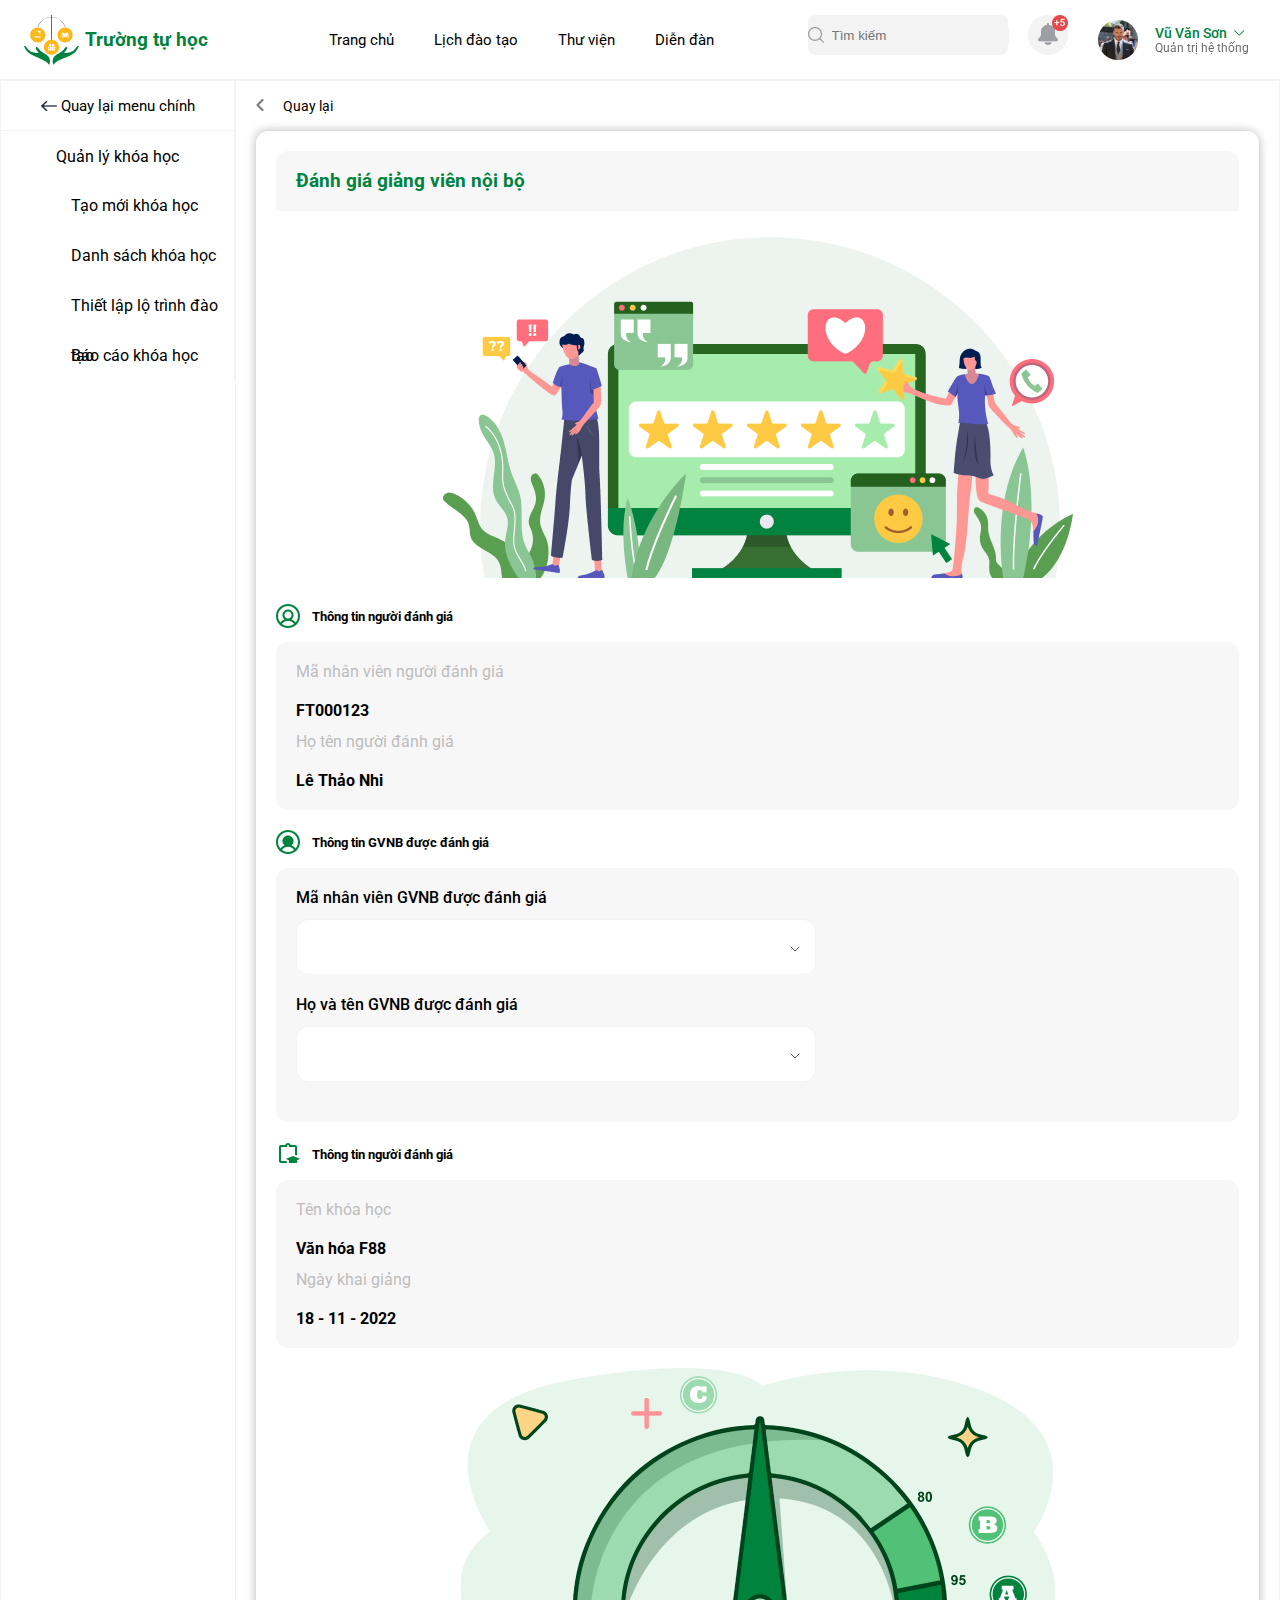
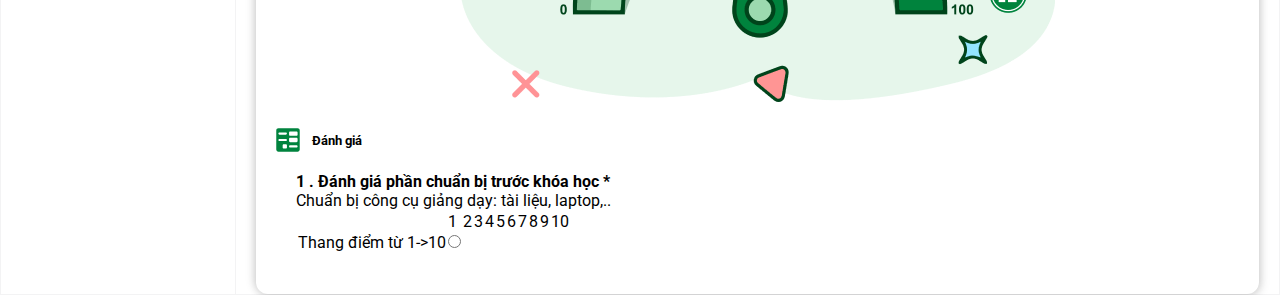
<file: file-danh-gia-thanh-vien-2/index.html>
<!DOCTYPE html>
<html lang="en">
<head>
    <meta charset="UTF-8">
    <meta http-equiv="X-UA-Compatible" content="IE=edge">
    <meta name="viewport" content="width=device-width, initial-scale=1.0">
    <link href="https://fonts.googleapis.com/css2?family=Roboto:wght@300;400;500;700&display=swap" rel="stylesheet">
    <link rel="stylesheet" href="./css-2/base-2.css">
    <link rel="stylesheet" href="./css-2/main-2.css">
    <link rel="stylesheet" href="https://fonts.googleapis.com/css2?family=Material+Symbols+Outlined:opsz,wght,FILL,GRAD@20..48,100..700,0..1,-50..200" />
    <title></title>
</head>
<body>
    <div class="container">
        <header class="header">
            <div class="header-left">
                <img src="./css-2/img/logo-f8.svg" class="header-left__logo" alt="">
                <h3 class="header-title">Trường tự học</h3>
            </div>
            <ul class="header-nav">
                <li class="header-nav__ls">
                    <a href="" class="header-ls__link">Trang chủ</a>
                </li>
                <li class="header-nav__ls">
                    <a href="" class="header-ls__link">Lịch đào tạo</a>
                </li>
                <li class="header-nav__ls">
                    <a href="" class="header-ls__link">Thư viện</a>
                </li>
                <li class="header-nav__ls">
                    <a href="" class="header-ls__link">Diễn đàn</a>
                </li>
            </ul>
            <div class="header-left">
                <div class="header-left__search">
                        <img src="./css-2/img/Group 11.png" class="header-left__search-img" ></img>
                    <input type="text"  class="header-left__search-input"placeholder="Tìm kiếm">
                </div>
                <div class="header__bell">
                    <img src="./css-2/img/bell.png" alt="" class="header__bell-img">
                </div>
                <div class="header__acc">
                    <img src="./css-2/img/beckham-10-1589364715-196-width2032height3047 3.png" alt="" class="header__acc-img">
                    <div class="header__accWp">
                        <div class="header__acc-left">
                          <a href="" class="header__acc-title">Vũ Văn Sơn
                          </a>
                          <img src="./css-2/img/select.svg" alt="" class="header__acc-nav">
                        </div>
                        <p class="header__acc-text">Quản trị hệ thống</p>
                    </div>
                </div>
            </div>
        </header>
        <div class="app">
            <nav class="nav">
                <div class="nav-title">
                    <img src="./css-2/img/arrow.png" alt="" class="nav-title__img">
                    <a href="" class="nav-title__link">Quay lại menu chính</a>
                </div>
                <div class="nav-head">
                    <a class="nav-item__link" href="">Quản lý khóa học</a>
                </div>
                <ul class="nav-list">
                  <li class="nav-item">
                   <a class="nav-item__link" href=""> Tạo mới khóa học</a>
                  </li>
                  <li class="nav-item">
                   <a class="nav-item__link" href=""> Danh sách khóa học</a>
                  </li>
                              
                  <li class="nav-item">
                   <a class="nav-item__link" href=""> Thiết lập lộ trình đào tạo</a>
                  </li>
                   <li class="nav-item">
                  <a class="nav-item__link" href="">  Báo cáo khóa học</a>
                  </li>
                </ul>
            </nav>
            <div class="main-wapper">
              <div class="main-wapper__comback">
                <a href="" alc="" class="main-wapper__comback-link">
                   <img src="./css-2/img/comback.png" alt="" class="main-wapper__img">
                   <span class="main-wapper__text">Quay lại</span>
                </a>
              </div>
              <main class="main">
                <div class="main-hear">
                    <h3 class="main-hear__title">
                        Đánh giá giảng viên nội bộ
                    </h3>
                </div>
                <img src="./css-2/img/OBJECTS.png" alt="" class="main-img">
                <section class="section">
                    <div class="section-title">
                       <img src="./css-2/img/UserCircle.svg" alt="" class="section-title__img">
                        <h5 > Thông tin người đánh giá</h5>
                      
                    </div>
                    <div class="section-main">
                        <p  class="section-main__text" >Mã nhân viên người đánh giá</p>
                        <b class="section-main__strong">FT000123</b>
                        <p class="section-main__text">Họ tên người đánh giá</p>
                        <b>Lê Thảo Nhi</b>
                    </div>
                    <div class="section-title">
                        <img src="./css-2/img/UserCircle-2.svg" alt="" class="section-title__img">

                        <h5 > Thông tin GVNB được đánh giá</h5>
                      
                    </div>
                    <div class="section-main">
                        <label for="" class="section-main__label">Mã nhân viên GVNB được đánh giá</label><br>
                        <input type="text" value="" class="section-main__input"> 
                        <img src="./css-2/img/drop-down.svg" alt="" class="section-main__drop"><br>
                        <label for="" class="section-main__label">Họ và tên GVNB được đánh giá</label><br>
                        <input type="text" value="" name="vui lòng trọn" class="section-main__input">
                        <img src="./css-2/img/drop-down.svg" alt="" class="section-main__drop">
                    </div>
                    <div class="section-title">
                        <img src="./css-2/img/icons8_syllabus 1.svg" alt="" class="section-title__img">
                        <h5 > Thông tin người đánh giá</h5>
                    </div>
                    <div class="section-main">
                        <p  class="section-main__text" >Tên khóa học</p>
                        <b class="section-main__strong">Văn hóa F88</b>
                        <p class="section-main__text">Ngày khai giảng</p>
                        <b>18 - 11 - 2022</b>
                       
                        
                    </div>
                </section>
                <img src="./css-2/img/time.png" alt="" class="main-img__time">
                <section class="Evaluate">
                    <div class="section-title">
                        <img src="./css-2/img/Evaluate.svg" alt="" class="section-title__img">
                        <h5 > Đánh giá</h5>
                    </div>
                    <div class="section-Evaluate">
                        <h4 class="section-Eva__title">
                            1 . Đánh giá phần chuẩn bị trước khóa học *
                        </h4>
                        <div class="section-Eva__main">
                            <p class="section-Eva__text">Chuẩn bị công cụ giảng dạy: tài liệu, laptop,..</p>
                            <table>
                                <tr>
                                    <td></td>
                                    <td>1</td>
                                    <td>2</td>
                                    <td>3</td>
                                    <td>4</td>
                                    <td>5</td>
                                    <td>6</td>
                                    <td>7</td>
                                    <td>8</td>
                                    <td>9</td>
                                    <td>10</td>
                                </tr>
                                <tr>
                                    <td>Thang điểm từ 1->10</td>
                                    <td><input type="radio" class="section-Eva__check"></td>
                                   
                                </tr>
                            </table>
                        </div>
                       
                       
                        
                    </div>
                </section>
                
              </main>
            </div>
            
        </div>
    </div>
</body>
</html>
</file>
<file: file-danh-gia-thanh-vien-2/css-2/base-2.css>
*{
    padding: 0;
    margin: 0;
    box-sizing:border-box ;
}
body{
    font-family: 'Roboto', sans-serif;
}
</file>
<file: file-danh-gia-thanh-vien-2/css-2/main-2.css>
.container {
  width: 100%;
  height: 100%;
}
.header {
  display: flex;
  justify-content: space-between;
  padding: 15px 24px;
  height: 80px;
  border-bottom: 1px solid #f3f3f4;
}
.header-left {
  display: flex;
  justify-content: center;
}
.header-left__logo {
  width: 55px;
  height: 50px;
}
.header-title {
  color: #00833e;
  margin-left: 6px;
  margin-right: 80px;
  line-height: 50px;
}
.header-nav {
  display: flex;
  justify-content:flex-start;
  width: 477px;
  height: 18px;
  margin-right: 2px;
}
.header-nav__ls {
  list-style: none;
}
.header-ls__link {
  text-decoration: none;
  margin: 0 20px;
  font-size: 15px;
  font-weight: 400;
  text-align: center;
  line-height: 50px;
  color: black;
}
.header-left__search {
  display: flex;
  align-items: center;
  width: 200px;
  height: 40px;
  justify-content: center;
  border-radius: 8px;
  background-color: #f3f3f4;
}
.header-left__search-img {
  width: 16px;
  height: 16px;
}
.header-left__search-input {
  border: none;
  margin-left: 8px;
  outline: none;
  background-color: #f3f3f4;
}
.header__bell {
  width: 40px;
  height: 40px;
  margin-left: 20px;
  border-radius: 50%;
  background-color: #f3f3f4;
  position: relative;
}
.header__bell-img {
  position: absolute;
  top: 0;
  right: 0;
}
.header__acc-img {
  margin-left: 30px;
  margin-right: 10px;
}
.header__acc {
  display: flex;
  justify-content: center;
  align-items: center;
}
.header__accWp {
  margin: 0px 7px;
  font-weight: 500;
  font-size: 14px;
}

.header__acc-title {
  margin-right: 7px;
  color: #00833e;
  text-decoration: none;
}
.header__acc-left {
  display: flex;
}
.header__acc-text {
  font-size: 12px;
  opacity: 0.6;
  font-weight: 400;
}

.app {
  width: 100%;
  display: flex;
  border: 1px solid #f3f3f4;
}
.nav {
  width: 19%;
  border-right: 1px solid #f3f3f4;
}
.nav-title {
  width: 100%;
  border-bottom: 1px solid #f3f3f4;
  border-right: 1px solid #f3f3f4;
  /* width: 268px; */
  height: 50px;
  text-align: center;
  line-height: 50px;
}
.nav-title__link {
  text-decoration: none;
  color: black;
  height: 50px;
  font-size: 15px;
}

.nav-head {
  display: flex;
  justify-content: center;
  align-items: center;
  border-right: 1px solid #f3f3f4;
  height: 50px;
}
.nav-item__link {
  color: black;
  text-decoration: none;
  list-style: none;
}
.nav-item {
  text-decoration: none;
  list-style: none;
  line-height: 50px;
  height: 50px;
  border-right: 1px solid #f3f3f4;
}
.nav-list {
  padding-left: 70px;
}
.main-wapper {
  width: 81%;
  margin: 0 20px;
}
.main-wapper__comback {
  height: 50px;
  line-height: 50px;
}
.main-wapper__comback-link {
  text-decoration: none;
}
.main-wapper__text {
  margin-left: 15px;
  color: black;
  font-size: 14px;
  font-weight: 400px;
}
.main {
   border-radius: 12px;
   padding: 20px;
  box-shadow: 2px 2px 10px rgba(0, 0, 0, 0.15), -2px -2px 10px rgba(0, 0, 0, 0.15);
}

.main-hear {
  border-radius: 12px 12px 0 0;

  line-height: 60px;
  height: 60px;
  background-color: #f7f7f7;
}
.main-hear__title {
  color: #00833e;
  margin-left: 20px;
}
.main-img {
  display: block;
  margin: 26px auto;
}

.section-title {
  display: flex;
  align-items: center;
  margin-top: 20px;
 
}
.section-main {
  margin-top: 14px;
  background-color: #f7f7f7;
  padding: 20px;
  border-radius: 12px;
}
.section-main__text {
  margin-bottom: 20px;
  color:#BDBDBD;
  ;
}
.section-main__strong {
  display: block;
  margin-bottom: 12px;
}
.section-main__label {
  font-weight: 500;
}
.section-main__input {
  border: 1px solid #f3f3f4;
  width: 520px;
  height: 56px;
  outline: none;
  padding: 16px;
  border-radius: 12px;
  margin: 12px auto 20px auto;
}
.section-title__img{
  margin-right: 12px;
  
}
.section-main__drop{
  position: relative;
  right:30px;
}
.main-img__time{
  display: block;
  margin: 20px auto;
}
.Evaluate{
  margin-top: 26px;
}
.section-Evaluate{
  padding:20px;
}
</file>
